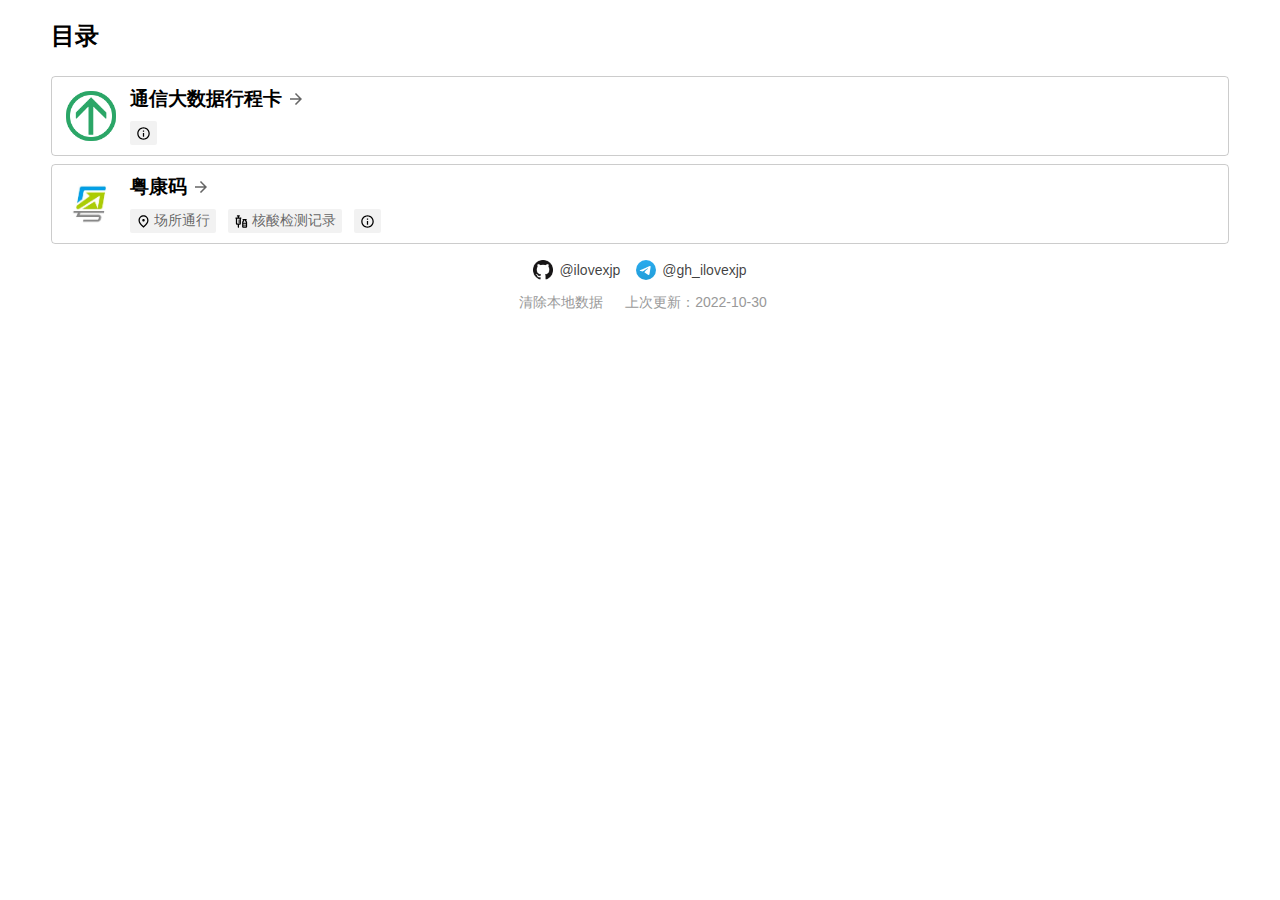
<file: index.html>
<!doctypehtml>
<meta http-equiv="Content-Type" content="text/html; charset=UTF-8">
<meta name="viewport" content="width=device-width,initial-scale=1,maximum-scale=1,user-scalable=0">
<link rel="manifest" href="manifest.json">
<style>
  body {
    font-family: sans-serif;
    margin: 0 4%
  }

  .functions-list {
    display: flex;
    flex-direction: column;
    align-items: stretch
  }

  .item-wrapper {
    border-radius: 4px;
    border: 1px solid rgba(0, 0, 0, .2);
    padding: 8px;
    margin: 4px 0;
    display: flex;
    flex-direction: row;
    justify-content: flex-start;
    align-items: stretch;
    flex-wrap: wrap
  }

  .item-wrapper>img {
    height: 54px;
    width: 54px;
    margin: 4px 12px 4px 4px;
    border-radius: 8px
  }

  .item-wrapper>.item-description {
    display: flex;
    flex-direction: column;
    justify-content: space-around
  }

  .item-title {
    font-size: 19px;
    font-weight: 700
  }

  .item-title-wrapper {
    display: flex;
    flex-direction: row;
    align-items: center
  }

  .item-title-icon {
    height: 18px;
    width: 18px;
    margin-left: 5px;
    opacity: .6
  }

  .item-menu {
    display: flex;
    flex-direction: row;
    align-items: center;
    margin-top: 6px
  }

  .item-menu-item {
    height: 20px;
    font-size: 14px;
    background-color: rgba(0, 0, 0, .05);
    color: rgba(0, 0, 0, .6);
    border-radius: 2px;
    padding: 2px 6px;
    margin-right: 12px;
    display: flex;
    flex-direction: row;
    align-items: center
  }

  .item-menu-item:active:not(.inactive) {
    background-color: rgba(0, 0, 0, .9);
    color: rgba(255, 255, 255, .87)
  }

  .item-menu-item.active {
    background-color: rgba(0, 0, 0, .9);
    color: rgba(255, 255, 255, .87)
  }

  .item-menu-item-icon {
    height: 15px;
    width: 15px
  }

  .item-menu-item:active:not(.inactive) .item-menu-item-icon {
    filter: invert(1)
  }

  .item-menu-item.active .item-menu-item-icon {
    filter: invert(1)
  }

  .item-menu-item-title {
    margin-left: 3px
  }

  .links-list {
    margin: 10px;
    display: flex;
    flex-direction: row;
    justify-content: center;
    align-items: center;
    flex-wrap: wrap;
    color: rgba(0, 0, 0, .75)
  }

  .link-wrapper {
    margin: 2px 8px;
    display: flex;
    flex-direction: row;
    align-items: center;
    font-size: 14px
  }

  .link-wrapper>img {
    width: 20px;
    height: 20px
  }

  .link-wrapper>span {
    margin-left: 6px
  }

  .item-help {
    display: none;
    font-size: 14px;
    width: 100%;
    margin: 8px 4px;
    background-color: rgba(0, 0, 0, .1);
    color: rgba(0, 0, 0, .75);
    border-radius: 8px;
    padding: 8px;
    line-height: 150%
  }

  .links-list-help {
    color: #999
  }
</style>
<script>
  const items = [
  {
    "title":"通信大数据行程卡",
    "icon":"trip-card/static/img_arrow@2x.png",
    "link":"trip-card",
    "help_text":"点击手机号或途经地点可以修改相关信息。",
    "menu":[
      
    ]
  },
  {
    "title":"粤康码",
    "icon":"ykm/static/yss.jpeg",
    "link":"ykm",
    "help_text":"点击姓名、城市、场所地址等可以修改对应信息；<br>点击二维码可以切换 “粤康码” 及 “粤康码场所通行” 页面。",
    "menu":[
      {
        "title":"场所通行",
        "icon":"place",
        "link":"ykm/checkin.html"
      },
      {
        "title":"核酸检测记录",
        "icon":"vaccines",
        "link":"ykm/detail.html"
      }
    ]
  },];
  function onIconFail(t) { t.parentElement.remove() } function render() {
    let e = ""; for (const i of items) {
      let t = ""; if (i.menu) for (const n of i.menu) t += `
        <div class="item-menu-item" data-link="${n.link || ""}">
          <img class="item-menu-item-icon" src="common/icons/${n.icon || "qr_code"}.svg"></img>
          <span class="item-menu-item-title">${n.title}</span>
        </div>
      `; i.help_text && (t += `
      <div class="item-menu-item">
        <img class="item-menu-item-icon" src="common/icons/info.svg"></img>
      </div>
    `), e += `
  <div class="item-wrapper" data-link="${i.link || ""}">
    <img src="${i.icon}" onerror="onIconFail(this);">
    <div class="item-description">
      <div class="item-title-wrapper">
        <span class="item-title">${i.title}</span>
        <img class="item-title-icon" src="common/icons/arrow_forward.svg"></img>
      </div>
      <div class="item-menu">
        ${t}
      </div>
    </div>
    <div class="item-help">
      ${i.help_text}
    </div>
  </div>`} document.querySelector(".functions-list").innerHTML = e; var t = [...document.getElementsByClassName("item-wrapper"), ...document.getElementsByClassName("item-menu-item")]; if (t.length) for (const l of t) { const s = l.attributes["data-link"]; s ? l.addEventListener("click", t => { t.stopPropagation(), window.location.href = s.value }) : l.addEventListener("click", t => { t.stopPropagation(), l.classList.contains("active") ? (l.classList.remove("active"), l.classList.add("inactive"), l.parentElement.parentElement.parentElement.getElementsByClassName("item-help")[0].style.display = "none") : (l.classList.add("active"), l.classList.remove("inactive"), l.parentElement.parentElement.parentElement.getElementsByClassName("item-help")[0].style.display = "block") }) }
  }
</script>
<h2>目录</h2>
<div class="functions-list"></div>
<div class="links-list">
  <div class="link-wrapper" onclick='window.location.href="https://github.com/ilovexjp"'><img
      src="common/github-logo.png"> <span>@ilovexjp</span></div>
  <div class="link-wrapper" onclick='window.location.href="https://t.me/gh_ilovexjp"'><img
      src="common/telegram-logo.svg"> <span>@gh_ilovexjp</span></div>
</div>
<div class="links-list links-list-help">
  <div class="link-wrapper"><span onclick='window.confirm("确定清除本地存储的信息？")&&localStorage.clear()'>清除本地数据</span></div>
  <div class="link-wrapper"><span>上次更新：2022-10-30</span></div>
</div>
<script>render()</script>
</file>
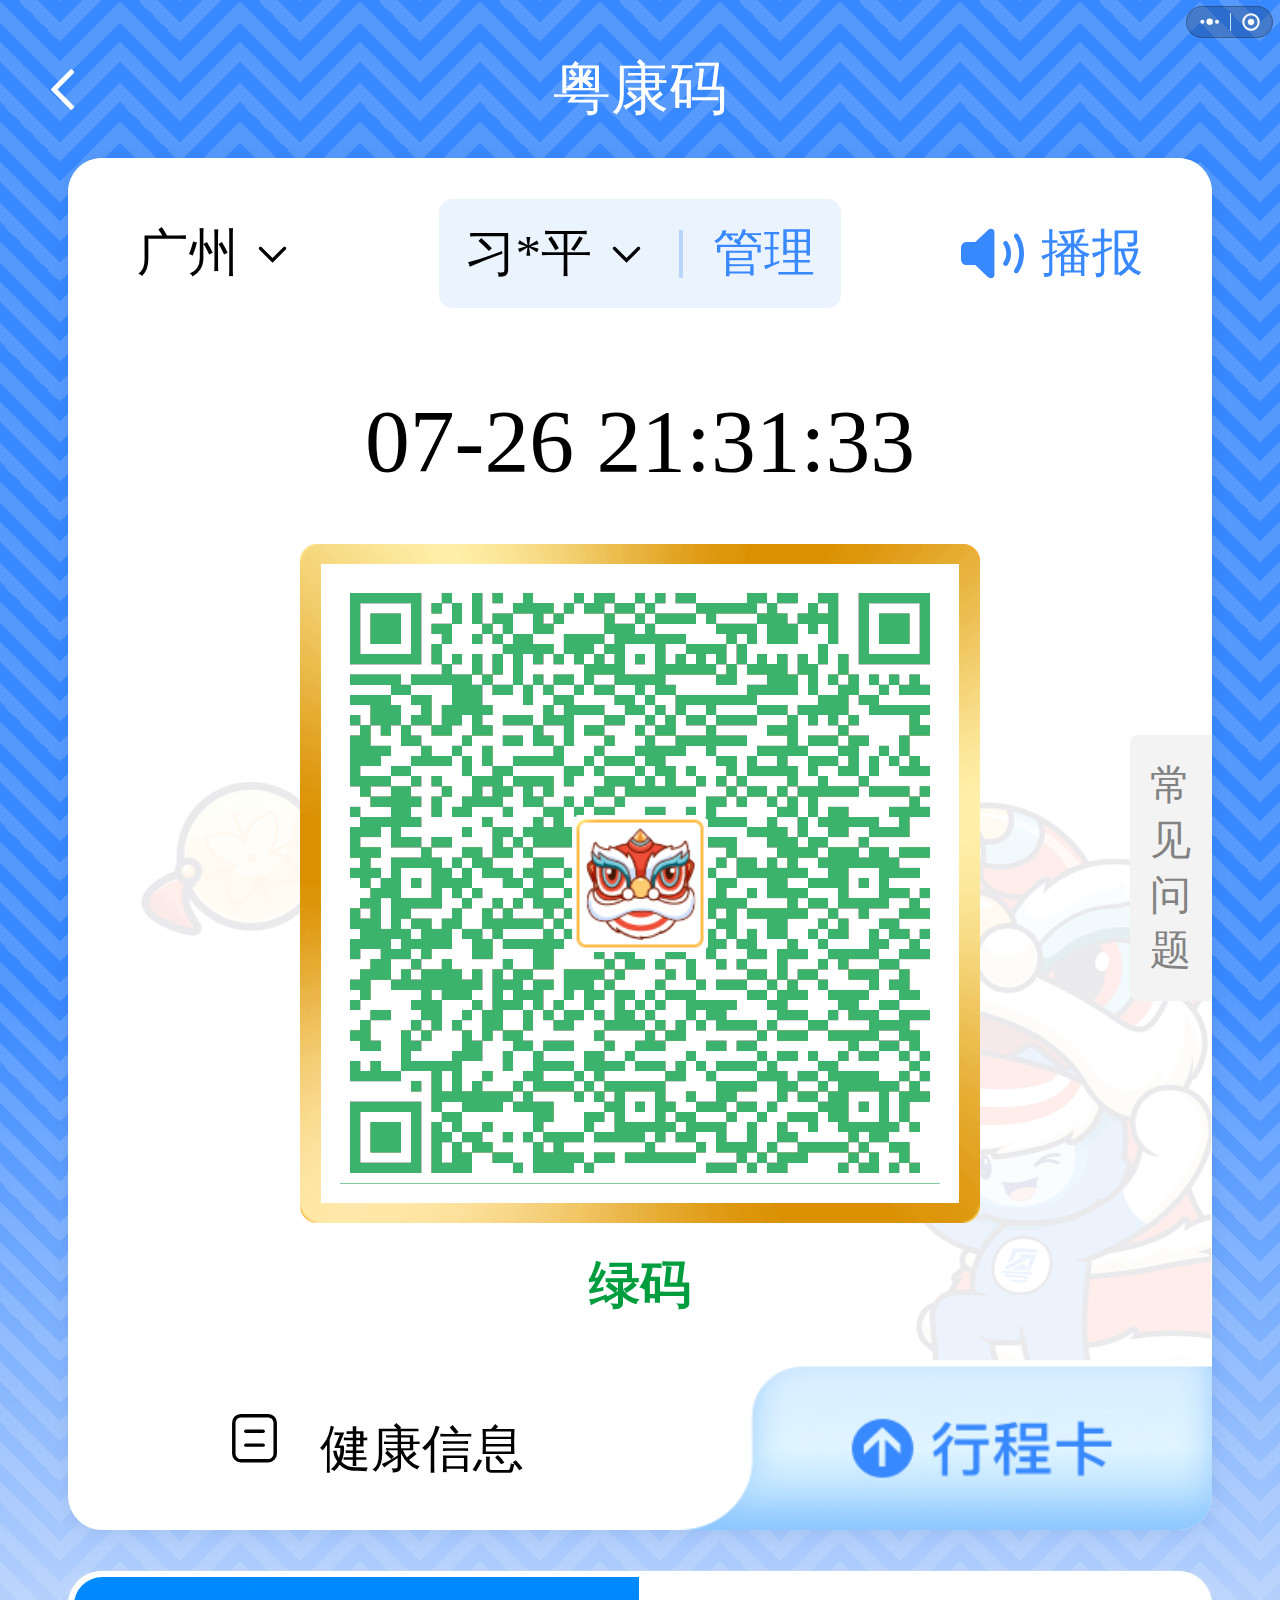
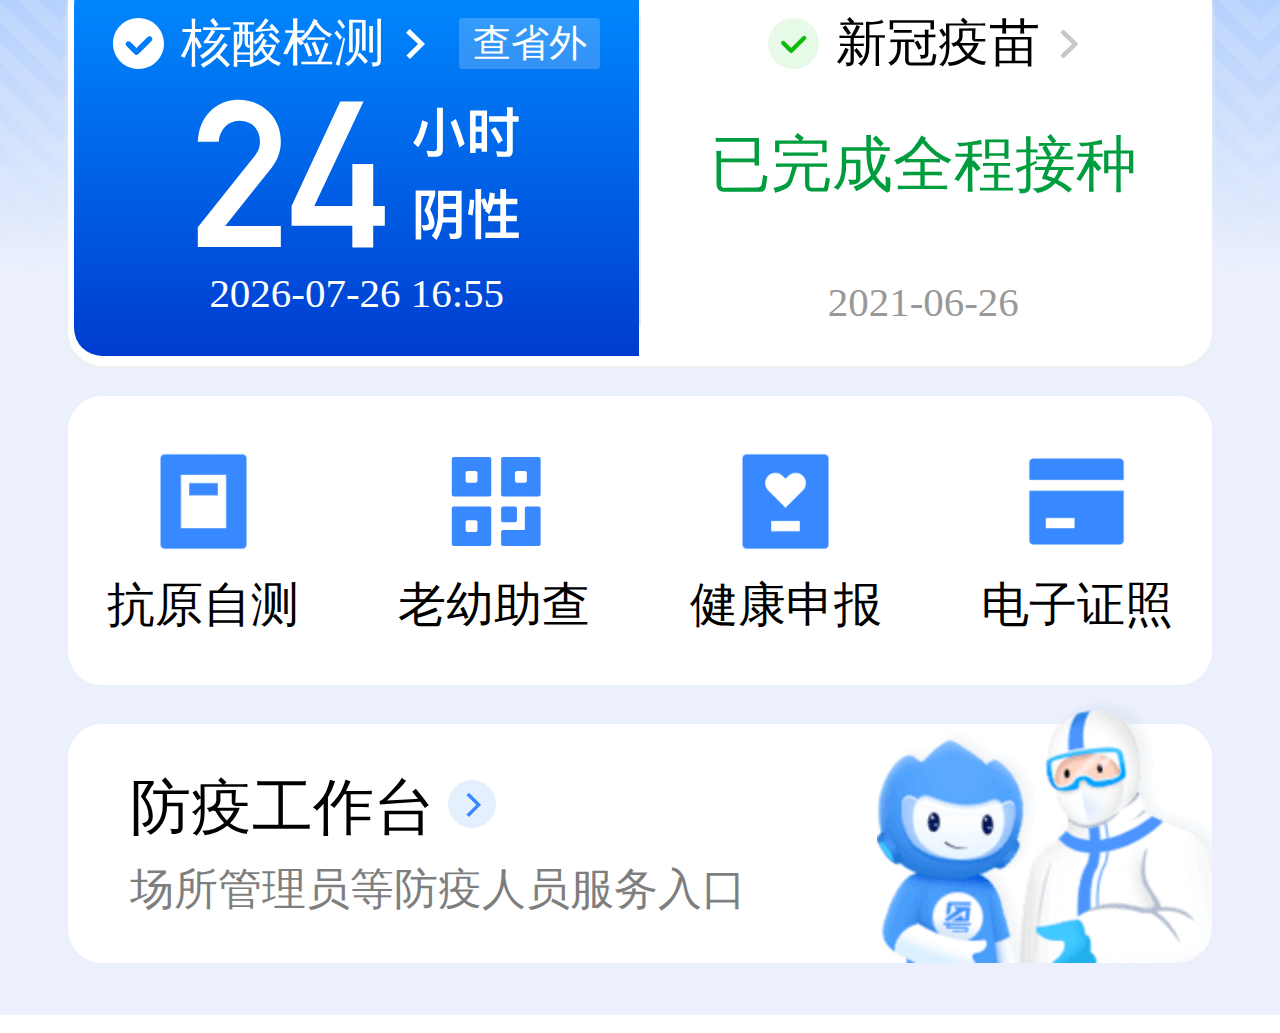
<file: ykm/index.html>
<!doctypehtml>
  <title>粤康码</title>
  <meta http-equiv="Content-Type" content="text/html; charset=UTF-8">
  <meta name="viewport" content="width=device-width,initial-scale=1,maximum-scale=1,user-scalable=0">
  <meta name="theme-color" content="#569afe">
  <meta name="apple-mobile-web-app-status-bar-style" content="black-translucent">
  <link rel="manifest" href="manifest.json">
  <link rel="stylesheet" href="../common/nav.css">
  <script src="../common/base.js"></script>
  <style>
    block,
    view {
      display: block
    }

    body {
      height: 100%;
      margin: 0;
      font-family: sans-serif
    }

    .page_normal-temp {
      background-color: #ebf0fc
    }

    .page_yellow-temp {
      background-color: #fff9f4
    }

    .page_red-temp {
      background-color: #fff5f5
    }

    .top-header {
      background: #4293f4;
      box-sizing: border-box;
      height: 16.933vw;
      padding-top: 5.2vw;
      position: relative;
      text-align: center
    }

    .arrow-left {
      left: 2.667vw;
      position: absolute
    }

    .arrow-left,
    .top-header-title {
      color: #fff;
      font-family: PingFangSC-Medium;
      font-size: 4.933vw;
      letter-spacing: 0;
      margin-top: 2.667vw;
      text-align: center
    }

    .content {
      background: #fff;
      padding: 5.333vw 5.333vw 2.4vw;
      position: relative
    }

    .content.error {
      padding: 5.333vw 5.333vw 0
    }

    .content.red-temp {
      background: #fe3737
    }

    .content.yellow-temp {
      background: #ff8f1f
    }

    .red-temp .select {
      background: #feebeb
    }

    .yellow-temp .select {
      background: #fff3e8
    }

    .yellow-temp .select-operat {
      color: #ff8f1f
    }

    .red-temp .select-operat {
      color: #f0422c
    }

    .content-list {
      background: #fff;
      border-radius: 2.667vw 2.667vw 0 0;
      position: relative
    }

    .content-list_box {
      background-color: #fff;
      border-radius: 2.667vw;
      box-shadow: 0 2px 20px 0 rgba(0, 0, 0, .06);
      margin-bottom: 3.2vw
    }

    .content-list_header {
      box-sizing: border-box;
      display: flex;
      height: 13.333vw;
      margin-bottom: 4.8vw;
      padding: 3.2vw 5.333vw 1.6vw;
      position: relative;
      width: 100%
    }

    .content-list_header .header_faimly {
      justify-content: flex-end;
      min-width: 30%;
      text-align: right;
      width: 30% !important
    }

    .content-list_header .header_faimly,
    .header_name {
      align-items: center;
      color: #000;
      display: flex;
      font-family: PingFangSC-Regular;
      font-size: 4vw;
      letter-spacing: 0
    }

    .header_name {
      background: rgba(56, 136, 255, .1);
      border-radius: 1.067vw;
      height: 8.533vw;
      justify-content: center;
      text-align: center;
      width: 40%
    }

    .header_name.box_yellow-temp {
      background-color: rgba(255, 143, 31, .1)
    }

    .box_yellow-temp .header_name_box:after {
      background-color: rgba(255, 143, 31, .3)
    }

    .header_name.box_red-temp {
      background-color: rgba(254, 55, 55, .1)
    }

    .box_red-temp .header_name_box:after {
      background-color: rgba(254, 55, 55, .3)
    }

    .header_name_box {
      align-items: center;
      display: inline-flex;
      flex: 1;
      justify-content: center;
      padding-right: 2.4vw;
      position: relative
    }

    .header_name_box:after {
      background-color: rgba(66, 147, 244, .3);
      content: "";
      height: 70%;
      position: absolute;
      right: 0;
      top: 50%;
      transform: translateY(-50%);
      width: .267vw
    }

    .header_name_action {
      padding-left: 2.4vw
    }

    .header_faimly_icon {
      height: 4.933vw;
      margin-right: 1.333vw;
      width: 4.933vw
    }

    .header_faimly_icon_gif {
      height: 5.6vw;
      margin-right: 1.333vw;
      width: 5.6vw
    }

    .content-list_time {
      align-items: center;
      display: flex;
      justify-content: center
    }

    .header_city .triangle,
    .header_name .triangle {
      border-color: #000 transparent transparent !important
    }

    .view-select {
      text-align: center
    }

    .select {
      background: #ecf4fd;
      border-radius: 1.067vw;
      display: inline-block;
      margin: 0 auto
    }

    .normal-temp {
      animation: bg-scrolling-reverse 1s infinite;
      animation-timing-function: linear;
      background-color: #569afe;
      background-image: linear-gradient(135deg, #3888ff 33%, transparent 0), linear-gradient(225deg, #3888ff 33%, transparent 0), linear-gradient(45deg, #3888ff 33%, transparent 0), linear-gradient(315deg, #3888ff 33%, #569afe 0);
      background-position: 60px 0, 60px 0, 0 0, 0 0;
      background-repeat: repeat;
      background-size: 120px 120px;
      opacity: 1;
      position: relative
    }

    .normal-temp:before {
      background-image: linear-gradient(135deg, #569afe 25%, transparent 0), linear-gradient(225deg, #569afe 25%, transparent 0), linear-gradient(45deg, #569afe 25%, transparent 0), linear-gradient(315deg, #569afe 25%, transparent 0)
    }

    .normal-temp:after,
    .normal-temp:before {
      animation: bg-scrolling-reverse 1s infinite;
      animation-timing-function: linear;
      background-color: initial;
      background-position: 60px 0, 60px 0, 0 0, 0 0;
      background-repeat: repeat;
      background-size: 120px 120px;
      bottom: 0;
      content: "";
      left: 0;
      opacity: 1;
      position: absolute;
      right: 0;
      top: 0
    }

    .normal-temp:after {
      background-image: linear-gradient(135deg, #3888ff 17%, transparent 0), linear-gradient(225deg, #3888ff 17%, transparent 0), linear-gradient(45deg, #3888ff 17%, transparent 0), linear-gradient(315deg, #3888ff 17%, transparent 0)
    }

    .normal-temp1 {
      animation: bg-scrolling-reverse 1s infinite;
      animation-timing-function: linear;
      background-color: initial;
      background-image: linear-gradient(135deg, #569afe 8%, transparent 0), linear-gradient(225deg, #569afe 8%, transparent 0), linear-gradient(45deg, #569afe 8%, transparent 0), linear-gradient(315deg, #569afe 8%, transparent 0);
      background-position: 60px 0, 60px 0, 0 0, 0 0;
      background-repeat: repeat;
      background-size: 120px 120px;
      bottom: 0;
      left: 0;
      opacity: 1;
      position: absolute;
      right: 0;
      top: 0;
      z-index: 3
    }

    .hotTemp_wrap {
      position: relative;
      z-index: 6
    }

    @-webkit-keyframes bg-scrolling-reverse {
      0% {
        background-position: 60px 0, 60px 0, 0 0, 0 0
      }

      to {
        background-position: 60px -120px, 60px -120px, 0 -120px, 0 -120px
      }
    }

    @keyframes bg-scrolling-reverse {
      0% {
        background-position: 60px 0, 60px 0, 0 0, 0 0
      }

      to {
        background-position: 60px -120px, 60px -120px, 0 -120px, 0 -120px
      }
    }

    .bg_white {
      background-image: linear-gradient(180deg, hsla(0, 0%, 100%, 0), #fff);
      bottom: 0;
      height: 51%;
      left: 0;
      position: absolute;
      right: 0;
      top: 50%;
      z-index: 5
    }

    .bg_white-normal-temp {
      background-image: linear-gradient(180deg, rgba(235, 240, 252, 0), #ebf0fc 86%)
    }

    .bg_white-yellow-temp {
      background-image: linear-gradient(180deg, rgba(255, 249, 244, 0), #fff9f4 86%)
    }

    .bg_white-red-temp {
      background-image: linear-gradient(180deg, hsla(0, 100%, 98%, 0), #fff5f5 86%)
    }

    .select-name,
    .select-picker {
      display: inline-block
    }

    .select-name {
      color: #000;
      font-family: PingFangSC-Regular;
      font-size: 4vw;
      letter-spacing: 0;
      line-height: 5.333vw;
      text-align: center
    }

    .select-line {
      background: #4293f4;
      display: inline-block;
      height: 3.733vw;
      margin: 0 3.2vw;
      opacity: .3;
      position: relative;
      top: .533vw;
      width: .267vw
    }

    .select-operat {
      color: #4293f4;
      display: inline-block;
      font-family: PingFangSC-Regular;
      font-size: 4vw;
      letter-spacing: 0;
      line-height: 5.333vw;
      padding-bottom: 2.133vw;
      padding-right: 3.2vw;
      padding-top: 2.133vw;
      text-align: center
    }

    .img-box {
      overflow: hidden;
      padding-bottom: 0;
      text-align: center
    }

    .img,
    .img-box {
      position: relative
    }

    .img {
      background-color: red;
      border-radius: 1.067vw;
      display: none;
      height: 100%;
      width: 100%;
      z-index: 6
    }

    .img_mask_qrcode {
      height: 40vw;
      left: 50%;
      margin-left: -22.667vw;
      margin-top: 4vw;
      padding: 2.667vw;
      position: absolute;
      top: 3.2vw;
      width: 40vw;
      z-index: 10
    }

    .red-temp .img_border,
    .yellow-temp .img_border {
      margin-top: .533vw
    }

    .img_border {
      align-items: center;
      border-radius: 1.333vw;
      display: flex;
      height: 53.067vw;
      justify-content: center;
      margin: 4vw auto 1.6vw;
      position: relative;
      width: 53.067vw
    }

    .img_border_one {
      background: linear-gradient(to bottom right, #8fcaff, #55b1ff, #8fcaff)
    }

    .img_border_two {
      background: linear-gradient(to bottom right, #ffe58c, #ffb137, #ffe58c)
    }

    .img_background {
      background: #fff;
      border-radius: .8vw;
      height: 45.067vw;
      left: 1.467vw;
      position: absolute;
      top: 1.467vw;
      width: 45.067vw;
      z-index: 1
    }

    .img_mask {
      background: #fff;
      opacity: .98;
      z-index: 11
    }

    .img_err_tip,
    .img_mask {
      bottom: 0;
      height: 48vw;
      left: 0;
      line-height: 6.133vw;
      margin: auto;
      position: absolute;
      right: 0;
      top: 0;
      width: 48vw
    }

    .img_err_tip {
      align-items: center;
      color: #333;
      display: flex;
      flex-direction: column;
      font-size: 4.267vw;
      justify-content: center
    }

    .status {
      text-align: center
    }

    .status .result_label {
      font-size: 4.533vw;
      font-weight: 400;
      justify-content: center;
      line-height: 6.4vw;
      padding: 1.067vw 2.533vw 1.067vw 2.4vw
    }

    .status .result_label .result_arrow {
      height: 3.333vw;
      margin-left: 1.6vw;
      width: 3.333vw
    }

    .result_label_hs {
      display: inline-block;
      margin-right: 1.6vw;
      position: relative;
      top: -.267vw
    }

    .status-img {
      display: inline-block;
      height: 8.533vw;
      width: auto
    }

    .status-img image {
      height: 100%;
      width: 100%
    }

    .status-desc {
      color: #999;
      font-family: PingFangSC-Regular;
      font-size: 3.733vw;
      letter-spacing: 0;
      line-height: 5.333vw;
      text-align: center
    }

    .desc-box {
      font-size: 4.267vw;
      line-height: 5.867vw
    }

    .desc-box,
    .desc-box-2 {
      color: #666;
      font-family: PingFangSC-Regular;
      text-align: center
    }

    .desc-box-2 {
      font-size: 3.733vw;
      line-height: 5.333vw;
      margin-bottom: 4vw;
      padding-top: 2.667vw
    }

    .title {
      align-items: center;
      color: #000;
      display: flex;
      font-family: PingFangSC-Medium;
      font-size: 6.4vw;
      font-weight: 600;
      justify-content: space-between;
      line-height: 8.8vw;
      padding-left: 5.333vw;
      padding-right: 5.333vw;
      padding-top: 5.333vw
    }

    .title_img {
      height: 6.667vw;
      width: 32vw
    }

    .use-address {
      padding: 8.533vw 5.333vw 14.667vw
    }

    .use-address-title {
      text-align: center
    }

    .address-title-desc {
      display: inline-block
    }

    .address-title-desc image {
      height: 100%;
      width: 100%
    }

    .view-line {
      font-size: 0
    }

    .address-list {
      border: 1px solid #ebebeb;
      border-bottom: none;
      border-radius: 1.067vw;
      margin-top: 5.333vw
    }

    .address-list-item {
      display: flex;
      padding: 5.333vw
    }

    .item-left {
      width: 13.333vw
    }

    .item-left image {
      height: 13.333vw;
      width: 13.333vw
    }

    .item-right {
      flex: 1;
      padding-left: 4.267vw
    }

    .address-list-item {
      background: #fff;
      border-bottom: 1px solid #ebebeb;
      margin-bottom: 4vw
    }

    .address-list-item:last-child {
      margin-bottom: 0
    }

    .item-right-title {
      color: #000;
      font-family: PingFangSC-Medium;
      font-size: 4.8vw;
      line-height: 6.4vw
    }

    .item-right-content {
      color: #666;
      font-family: PingFangSC-Regular;
      font-size: 4vw;
      line-height: 5.6vw
    }

    .item-right-to {
      color: #4293f4;
      font-family: PingFangSC-Regular;
      font-size: 3.733vw
    }

    .ykm-entry-cell {
      align-items: center;
      background: #fff;
      color: #4293f4;
      display: flex;
      font-size: 4.8vw;
      justify-content: space-between;
      line-height: 15.733vw;
      padding: 0 5.333vw
    }

    .special-view {
      background: #f2f7fd;
      border-radius: 1.067vw;
      margin: 5.333vw;
      padding: .267vw
    }

    .desc-cell {
      border-radius: .8vw .8vw 0 0;
      color: #6486a0;
      font-size: 3.733vw;
      line-height: 5.333vw;
      margin: 4vw 0 4vw 9.333vw;
      position: relative
    }

    .desc-cell:before {
      background: #4f6f8b;
      content: "";
      height: 2.267vw;
      left: -3.333vw;
      position: absolute;
      top: 1.6vw;
      transform: rotate(45deg);
      width: 2.267vw
    }

    .desc-cell+.desc-cell {
      margin-top: 4vw
    }

    .flex-wrap {
      display: flex
    }

    .flex-box {
      color: #000;
      flex: 1;
      font-size: 3.733vw;
      text-align: center
    }

    .flex-box_desc,
    .list-icon {
      margin-top: 1.333vw
    }

    .list-icon {
      height: 5.067vw;
      margin-right: 2.667vw;
      width: 5.067vw
    }

    .err_tips {
      color: #999;
      margin-top: 2.667vw;
      text-align: center
    }

    .err_tips,
    .err_tips view {
      font-family: PingFangSC-Regular;
      font-size: 3.733vw;
      line-height: 5.067vw
    }

    .err_tips view {
      color: #4293f4;
      display: inline;
      margin-left: 2.667vw
    }

    .shadow {
      background: rgba(0, 0, 0, .6);
      position: fixed;
      right: 0;
      top: 0
    }

    .shadow,
    .shadow__main {
      bottom: 0;
      left: 0;
      z-index: 20000
    }

    .shadow__main {
      background: #fff;
      box-sizing: border-box;
      padding: 4.8vw 0 0 5.333vw;
      position: absolute;
      width: 100%
    }

    .shadow__main-title {
      color: #000;
      font-size: 6.4vw;
      font-weight: 700;
      height: 9.067vw;
      letter-spacing: 0;
      line-height: 9.067vw;
      margin-bottom: 4vw
    }

    .shadow__main-city {
      overflow: hidden
    }

    .shadow__main-city-item {
      border: 1px solid #ebebeb;
      border-radius: 1.067vw;
      box-sizing: border-box;
      color: #000;
      float: left;
      font-size: 4vw;
      height: 10.667vw;
      letter-spacing: 0;
      line-height: 10.667vw;
      margin-bottom: 5.333vw;
      margin-right: 2.267vw;
      text-align: center;
      width: 28.267vw
    }

    .shadow__main-city-item.active {
      border: .267vw solid #4293f4
    }

    .prevent__scroll {
      height: 100%;
      overflow: hidden;
      width: 100%
    }

    .shadow-share {
      background-color: rgba(0, 0, 0, .7);
      border-radius: 1.333vw;
      display: flex;
      height: 9.333vw;
      padding-left: 4vw;
      position: fixed;
      right: 8vw;
      top: 2vw;
      z-index: 999
    }

    .shadow-share:after {
      border: 6px solid transparent;
      border-bottom-color: rgba(0, 0, 0, .7);
      content: "";
      height: 0;
      position: absolute;
      right: 9.333vw;
      top: -12px;
      width: 0
    }

    .shadow-share--android:after {
      right: 13.067vw
    }

    .shadow-share__info {
      color: #fff;
      font-size: 3.467vw;
      line-height: 9.333vw;
      padding-right: 2.667vw;
      position: relative
    }

    .shadow-share__info:after {
      background-color: #fff;
      content: "";
      height: 5.333vw;
      position: absolute;
      right: 0;
      top: 2vw;
      transform: scaleX(.5);
      width: 1px
    }

    .shadow-share__close {
      height: 9.333vw;
      position: relative;
      width: 8vw
    }

    .shadow-share__close:before {
      transform: rotate(45deg)
    }

    .shadow-share__close:after,
    .shadow-share__close:before {
      background-color: #fff;
      content: "";
      height: 4vw;
      left: 4vw;
      position: absolute;
      top: 2.667vw;
      width: 1px
    }

    .shadow-share__close:after {
      transform: rotate(-45deg)
    }

    .result_box {
      display: flex;
      justify-content: center;
      margin: 0 5.333vw;
      position: relative
    }

    .result_label {
      border-radius: .533vw;
      display: inline-block;
      margin: 0 auto;
      padding: 2.133vw 3.2vw
    }

    .red-temp .result_label {
      background: rgba(240, 66, 44, .1);
      border: .267vw solid #fe3737;
      color: #fe3737
    }

    .yellow-temp .result_label {
      background: rgba(255, 143, 31, .1);
      border: .267vw solid #ff8f1f;
      color: #ff8f1f
    }

    .result_arrow {
      height: 2.667vw;
      margin-left: 2.667vw;
      width: 2.667vw
    }

    .canvas-main {
      align-items: center;
      display: flex;
      flex-direction: column;
      justify-content: center;
      opacity: 0;
      transition: all .6s ease
    }

    #XUESHENGMA {
      left: -2000px;
      opacity: 0;
      position: fixed;
      top: -2000px;
      z-index: 1
    }

    .canvas-img {
      border: 2px solid #000
    }

    .options {
      align-items: center;
      background: #f3f3f3;
      border-radius: 8px 0 0 8px;
      bottom: 0;
      box-sizing: border-box;
      color: #828282;
      display: flex;
      font-size: 3.2vw;
      height: 20.8vw;
      justify-content: center;
      margin-bottom: auto;
      margin-top: auto;
      padding: 0 .8vw;
      position: absolute;
      right: 0;
      top: 0;
      width: 6.4vw
    }

    .err_honglvma_action,
    .err_qrcode {
      color: #4293f4;
      font-size: 4.533vw;
      letter-spacing: 0;
      line-height: 6.4vw;
      padding-bottom: 4vw;
      text-align: center
    }

    .err_honglvma_box {
      display: flex;
      flex-direction: column;
      justify-content: center;
      margin-bottom: 4vw;
      text-align: center
    }

    .err_honglvma_title {
      color: #999;
      font-family: PingFangSC-Regular;
      font-size: 4.533vw;
      letter-spacing: 0;
      text-align: center
    }

    .no_certified {
      align-items: center;
      display: flex;
      justify-content: center;
      margin-bottom: 2.667vw;
      margin-top: 2.667vw
    }

    .no_certified_text {
      color: #f0422c;
      font-size: 4vw;
      margin-right: 1.333vw
    }

    .no_certified_action {
      color: #4293f4;
      font-size: 4vw;
      margin-right: .267vw
    }

    .sub-list {
      background: #fff;
      border-radius: 8px;
      box-shadow: 0 2px 20px 0 rgba(0, 0, 0, .06);
      color: #000
    }

    .normal-temp .sub-list,
    .red-temp .sub-list,
    .yellow-temp .sub-list {
      background: hsla(0, 0%, 100%, .1);
      color: #fff
    }

    .tgpz {
      background: rgba(9, 187, 7, .1);
      border-radius: .933vw;
      color: #09bb07;
      font-family: PingFangSC-Regular;
      font-size: 3.733vw;
      letter-spacing: 0;
      line-height: 5.333vw;
      padding: .133vw 1.333vw;
      text-align: center
    }

    .normal-temp .tgpz,
    .red-temp .tgpz,
    .yellow-temp .tgpz {
      background: rgba(0, 0, 0, .2);
      color: #fff
    }

    .ykmxx-line {
      box-shadow: inset 0 -.267vw 0 0 #ebebeb;
      height: .133vw;
      width: 100%
    }

    .sub-cl {
      align-items: center;
      display: flex;
      justify-content: center;
      margin-left: 5.333vw;
      margin-right: 5.333vw;
      padding-bottom: 4.8vw;
      padding-top: 4.8vw;
      position: relative
    }

    .normal-temp .sub-cl,
    .red-temp .sub-cl,
    .sub-cl {
      box-shadow: inset 0 -.133vw 0 0 hsla(0, 0%, 100%, .12)
    }

    .normal-temp .sub-cl {
      color: #fff
    }

    .sub-cl:last-child {
      box-shadow: inset 0 0 0 0 hsla(0, 0%, 100%, .12)
    }

    .sub-cl_content {
      flex: 1;
      font-size: 4.8vw;
      line-height: 6.4vw
    }

    .sub-cl_content,
    .time-box {
      align-items: center;
      display: flex
    }

    .time-box {
      justify-content: center;
      margin-bottom: 5.333vw
    }

    .red-temp .city,
    .yellow-temp .city {
      color: #fff
    }

    .red-temp .triangle,
    .yellow-temp .triangle {
      border-color: #fff transparent transparent
    }

    .normal-temp .city {
      color: #fff
    }

    .normal-temp .triangle {
      border-color: #fff transparent transparent
    }

    .city {
      align-items: center;
      color: #000;
      display: flex;
      font-family: PingFangSC-Medium;
      font-size: 5.6vw;
      letter-spacing: 0;
      line-height: 6.4vw;
      width: 20%
    }

    .triangle {
      border-color: #000 transparent transparent;
      border-style: solid;
      border-width: 1.333vw 1.2vw 0;
      height: 0;
      margin-left: 1.6vw;
      width: 0
    }

    .contented .timer_preview {
      color: #000;
      font-family: PingFangSC-Semibold;
      /* font-size: 8vw; */
      /* 原本的尺寸在9se上太大了*/
      font-size: 7vw;
      font-weight: 500;
      letter-spacing: 0;
      line-height: 8vw;
      text-align: center;
      vertical-align: middle;
      width: 60vw
    }

    @keyframes fade {
      0% {
        opacity: .1
      }

      to {
        opacity: 1
      }
    }

    @-webkit-keyframes fade {
      0% {
        opacity: 1
      }

      to {
        opacity: 0
      }
    }

    .dropdown__icon {
      border: 1.733vw solid transparent;
      border-top-color: #000;
      margin-left: 1.333vw;
      margin-top: 1.333vw
    }

    .picker-padding {
      padding-bottom: 2.133vw;
      padding-left: 3.2vw;
      padding-top: 2.133vw
    }

    .picker-tips {
      background-repeat: no-repeat;
      height: 9.467vw;
      position: absolute;
      top: -6.667vw;
      width: 48vw;
      z-index: 10000
    }

    .hesuan-tips_warp,
    .image-tips,
    .image-tips_warp {
      height: 100%;
      position: relative;
      width: 100%
    }

    .tips-close {
      height: 5.333vw;
      position: absolute;
      right: 2.213vw;
      top: 1.68vw;
      width: 5.333vw
    }

    .close-image,
    .user-phone_button {
      height: 100%;
      width: 100%
    }

    .user-phone_button {
      background-color: initial;
      border: 0;
      left: 0;
      opacity: 0;
      padding: 0;
      position: absolute;
      top: 0
    }

    .user_tongguan {
      position: relative
    }

    .tips {
      color: #fff;
      font-family: PingFangSC-Regular, PingFang SC;
      font-size: 4vw;
      font-weight: 400;
      height: 5.333vw;
      line-height: 5.333vw;
      padding: 4.8vw 0;
      text-align: center;
      width: 100%
    }

    .tips--black {
      color: #666
    }

    .result_box .result_label {
      font-size: 4vw;
      font-weight: 400;
      line-height: 6.4vw;
      padding: 1.067vw 2.533vw 1.067vw 2.4vw
    }

    .result_box .result_label .result_arrow {
      height: 3.333vw;
      margin-left: .533vw;
      width: 3.333vw
    }

    .result_label_green {
      background: rgba(56, 176, 107, .1);
      border: .267vw solid #00b462;
      border-radius: .533vw;
      color: #00b462
    }

    .sub-block {
      border-radius: 2.667vw;
      box-shadow: 0 2px 5px #eee
    }

    .entry,
    .sub-block {
      display: flex;
      height: 30.8vw;
      justify-content: space-between;
      margin: 0 auto;
      width: 89.333vw
    }

    .entry {
      background-color: #fff;
      border-radius: 2.667vw;
      box-sizing: border-box;
      height: 22.533vw;
      padding-bottom: 3.2vw;
      padding-top: 1.333vw;
      position: relative;
      z-index: 40
    }

    .entry-item {
      align-items: center;
      border-radius: 1.067vw;
      display: flex;
      filter: blur(10);
      flex-direction: column;
      justify-content: center;
      position: relative;
      width: 21.067vw
    }

    .entry-item_label {
      height: 4vw;
      left: 0;
      margin-left: auto;
      margin-right: auto;
      position: absolute;
      right: 0;
      top: 0;
      width: 13.867vw
    }

    .entry-item_icon {
      height: 9.6vw;
      margin-bottom: .8vw;
      margin-top: 1.6vw;
      width: 9.6vw
    }

    .entry-item_name {
      color: #000;
      font-family: PingFangSC-Regular;
      font-size: 3.733vw;
      font-weight: 400;
      letter-spacing: 0;
      text-align: center
    }

    .jiechu-tips {
      height: 9.467vw;
      left: 45%;
      margin-left: auto;
      margin-right: auto;
      position: absolute;
      right: 0;
      top: 9.333vw;
      width: 48vw;
      z-index: 10
    }

    .jiechu-tips .image-tips,
    .jiechu-tips_warp {
      height: 100%;
      width: 100%
    }

    .jiechu-tips .tips-close {
      height: 5.333vw;
      position: absolute;
      right: 2.4vw;
      text-align: center;
      top: 2.667vw;
      width: 5.333vw
    }

    .hesuan-tips {
      height: 10.933vw;
      left: 2.667vw;
      position: absolute;
      top: -8.667vw;
      width: 62.8vw;
      z-index: 10
    }

    .hesuan-tips .image-tips {
      height: 100%;
      width: 100%
    }

    .hesuan-tips .tips-close {
      text-align: center
    }

    .block-item {
      border: .533vw solid #fff;
      border-radius: 1.067vw 0 0 1.067vw;
      height: 29.6vw;
      width: 44.667vw
    }

    .block-item,
    .sub-block {
      background-color: #fff
    }

    .sub-block_line {
      background: #ebebeb;
      height: 24.267vw;
      position: relative;
      top: 3.467vw;
      width: .133vw
    }

    .block-item:first-child {
      border-radius: 2.667vw 0 0 2.667vw;
      border-right: 0
    }

    .block-item:nth-child(3) {
      border-left: 0;
      border-radius: 0 2.667vw 2.667vw 0
    }

    .hesuan_block {
      background-image: linear-gradient(180deg, #00b93e, #007d00)
    }

    .hesuan_lv {
      background-image: linear-gradient(180deg, #a079eb, #6f3cd0)
    }

    .hesuan_blue {
      background-image: linear-gradient(180deg, #008bff, #003cd0)
    }

    .hesuan_orgereen {
      background-image: linear-gradient(180deg, #15b6b9, #006e70)
    }

    .block-item_icon {
      height: 4vw;
      padding-right: 1.333vw;
      width: 4vw
    }

    .block-item_title {
      align-items: center;
      color: #000;
      display: flex;
      font-family: PingFangSC-Regular;
      font-size: 4vw;
      font-weight: 400;
      height: 5.6vw;
      justify-content: center;
      padding-top: 2.4vw
    }

    .hesuan_block .block-item_desc,
    .hesuan_block .block-item_tips,
    .hesuan_block .block-item_title,
    .hesuan_orgereen .block-item_desc,
    .hesuan_orgereen .block-item_tips,
    .hesuan_orgereen .block-item_title {
      color: #fff;
      margin-bottom: .8vw
    }

    .block-item_arrow {
      height: 2.4vw;
      padding-left: 1.6vw;
      width: 1.467vw
    }

    .hesuan-warp .block-item_desc {
      font-family: PingFangSC-Medium;
      font-size: 6.4vw;
      height: auto;
      line-height: 7.467vw;
      padding-top: 3.733vw
    }

    .block-item_desc,
    .hesuan-warp .block-item_tips {
      padding-top: 3.867vw
    }

    .block-item_desc {
      color: #999;
      font-family: PingFangSC-Medium;
      font-size: 4.8vw;
      height: 5.6vw;
      line-height: 5.6vw;
      text-align: center
    }

    .block-item_desc img {
      display: block;
      height: 12.8vw;
      margin: .8vw auto .533vw;
      width: 25.333vw
    }

    .desc--red {
      color: #fe3737;
      font-weight: 400
    }

    .desc--green {
      color: #009d3e;
      font-weight: 400
    }

    .desc--black {
      color: #000;
      font-weight: 400
    }

    .desc--small {
      font-size: 4.8vw
    }

    .block-item_tips {
      color: #999;
      filter: blur(10);
      font-family: PingFangSC-Regular;
      font-size: 3.2vw;
      height: 4.533vw;
      letter-spacing: 0;
      line-height: 4.533vw;
      padding-top: 5.6vw;
      text-align: center
    }

    .block-item_loading {
      display: block;
      height: 20vw;
      margin: 0 auto;
      width: 20vw
    }

    .cell {
      align-items: center;
      border-bottom: 1px solid #ebebeb;
      box-sizing: border-box;
      display: flex;
      height: 14.4vw;
      justify-content: space-between;
      margin-left: 5.333vw;
      margin-right: 5.333vw
    }

    .cell:last-of-type {
      border-bottom: none
    }

    .cell-content {
      align-items: center;
      display: flex;
      font-size: 4vw;
      height: 14.4vw;
      line-height: 5.333vw
    }

    .cell-icon {
      height: 6.4vw;
      padding-right: 2.4vw;
      width: 6.4vw
    }

    .cell-arrow {
      height: 3.467vw;
      width: 2.133vw
    }

    .no_pt {
      height: auto;
      padding-top: 0
    }

    .colored-person-action-list {
      align-items: center;
      color: #4292f3;
      display: flex;
      font-size: 3.733vw;
      justify-content: center
    }

    .colored-person-action-list_icon {
      height: 4.8vw;
      vertical-align: text-bottom;
      width: 4.8vw
    }

    .colored-person-action-list_divider {
      background: #d8d8d8;
      height: 3.2vw;
      margin: 0 5.333vw;
      width: 1px
    }

    .showVaccinesGuide {
      background-color: rgba(0, 0, 0, .8);
      left: 0;
      position: fixed;
      text-align: center;
      top: 0;
      z-index: 12000
    }

    .showVaccinesGuide_title {
      color: #fff;
      font-family: PingFangSC-Medium;
      font-size: 6.4vw;
      margin-bottom: 2.133vw;
      padding-top: 26.667vw;
      text-align: center
    }

    .showVaccinesGuide_desc {
      font-size: 4.8vw
    }

    .showVaccinesGuide_desc,
    .showVaccinesGuide_desc_bottom {
      color: #fff;
      font-family: PingFangSC-Regular;
      text-align: center
    }

    .showVaccinesGuide_desc_bottom {
      font-size: 3.467vw;
      margin: 5.333vw 5.333vw 0;
      opacity: .7
    }

    .showVaccinesGuide_oneImg {
      display: block;
      height: 50.667vw;
      margin: 15.467vw auto 22.533vw;
      width: 54vw
    }

    .showVaccinesGuide_twoImg {
      display: block;
      height: 67.333vw;
      margin: 7.2vw auto 14.133vw;
      width: 62vw
    }

    .showVaccinesGuide_btn {
      border: 2px solid #fff;
      border-radius: 1.067vw;
      color: #fff;
      display: inline-block;
      font-family: PingFangSC-Medium;
      font-size: 4.8vw;
      height: 10.133vw;
      line-height: 10.133vw;
      margin: 0 auto;
      padding: 0 8vw;
      text-align: center;
      width: 37.067vw
    }

    .showVaccinesGuide_oneImgicon,
    .showVaccinesGuide_twoImgicon {
      bottom: 0;
      height: 10.667vw;
      left: 0;
      margin: auto;
      position: absolute;
      right: 0;
      top: 0;
      width: 10.667vw;
      z-index: 20
    }

    .golden-border {
      height: 100%;
      left: 0;
      position: absolute;
      top: 0;
      width: 100%;
      z-index: 1
    }

    .showVaccinesGuide_close {
      height: 5.333vw;
      position: absolute;
      right: 3.333vw;
      top: 3.333vw;
      width: 5.333vw
    }

    .shadow__activity {
      height: 17.333vw;
      position: fixed;
      right: 1.6vw;
      transition: right .5s;
      width: 47.467vw;
      z-index: 80
    }

    @-webkit-keyframes tcdh {
      0% {
        right: -9.333vw
      }

      to {
        right: 0
      }
    }

    @keyframes tcdh {
      0% {
        right: -9.333vw
      }

      to {
        right: 0
      }
    }

    .shadow__activity--hide {
      right: -10.667vw
    }

    .shadow__activity__img {
      bottom: 0;
      height: 17.333vw;
      position: absolute;
      right: 4.533vw;
      width: 16vw
    }

    .shadow__activity__font {
      border-radius: 2.667vw 8.8vw 8.8vw 2.667vw;
      bottom: 0;
      box-shadow: 0 .533vw .533vw 0 rgba(0, 0, 0, .13);
      box-sizing: border-box;
      color: #fff;
      height: 14.933vw;
      left: 0;
      padding: 1.6vw 20.667vw 1.6vw 2.4vw;
      position: absolute;
      transition: left .5s;
      width: 47.467vw
    }

    .shadow__activity__font__close {
      height: 4vw;
      position: absolute;
      right: .667vw;
      top: 5.467vw;
      width: 4vw
    }

    .shadow__activity__font__img {
      height: 100%;
      left: 0;
      position: absolute;
      top: 0;
      width: 100%
    }

    .shadow__activity__font__info {
      -webkit-box-orient: vertical;
      -webkit-line-clamp: 2;
      color: #fff;
      display: inline-block;
      display: -webkit-box;
      font-size: 2.933vw;
      line-height: 3.733vw;
      overflow: hidden;
      position: relative
    }

    .shadow__activity__font__jt {
      height: 3.467vw;
      margin-top: .8vw;
      position: relative;
      width: 9.867vw
    }

    .yq-jt {
      height: 3.333vw;
      left: -.267vw;
      position: relative;
      top: .533vw;
      width: 3.333vw;
      z-index: 10
    }

    .shadow__activity__font--hide {
      left: 26.667vw
    }

    .shadow__activity__close {
      bottom: 0;
      height: 17.333vw;
      position: absolute;
      right: 0;
      width: 12.533vw
    }

    .nav {
      align-items: center;
      color: #fff;
      display: flex;
      font-size: 4.533vw;
      justify-content: center;
      position: relative
    }

    .nav_close {
      height: 16vw;
      left: -1.333vw;
      position: absolute;
      width: 16vw
    }

    .content-list_nav {
      font-size: 5.867vw;
      font-weight: 700;
      height: 14.667vw;
      line-height: 14.667vw;
      position: relative;
      width: 100%
    }

    .yellow-temp .content-list_nav {
      background: linear-gradient(180deg, #fff8f1, #ffefde);
      color: #ca925b;
      text-align: center
    }

    .red-temp .content-list_nav {
      background: linear-gradient(180deg, #fff1f1, #ffdede);
      color: #b55f5f;
      text-align: center
    }

    .content-list_nav_img {
      height: 16vw;
      position: absolute;
      top: -1.6vw;
      width: 100%;
      z-index: 1
    }

    .cell-list {
      border-radius: 0 0 2.667vw 2.667vw;
      display: flex;
      overflow: hidden
    }

    .cell-list-icon {
      height: 5.333vw;
      position: relative;
      width: 5.333vw
    }

    .cell-list-item {
      flex: 1;
      font-size: 4vw;
      height: 6.667vw;
      line-height: 6.667vw;
      margin: 3.333vw 0;
      text-align: center
    }

    .cell-list-item_img,
    .xckcard {
      height: 13.333vw
    }

    .xckcard {
      font-size: 0;
      width: 41.867vw
    }

    .cell-list-font {
      display: inline;
      margin-left: 1.333vw;
      position: relative;
      top: -5px
    }

    .cell-list-item:nth-child(2) {
      border-left: .133vw solid #ebebeb;
      border-right: .133vw solid #ebebeb
    }

    .green-result_label {
      border-radius: .533vw;
      color: #009d3e;
      font-size: 4vw;
      font-weight: 400;
      font-weight: 700;
      line-height: 6.4vw;
      margin-bottom: 2.667vw;
      position: relative;
      text-align: center;
      width: 43.333vw
    }

    .arrow {
      height: 4vw;
      margin-left: .667vw;
      position: relative;
      width: 4vw
    }

    .arrow_img {
      height: 100%;
      width: 100%
    }

    .header_city {
      color: #000;
      font-family: PingFangSC-Regular;
      font-size: 4vw;
      justify-content: flex-start;
      letter-spacing: 0;
      text-align: center;
      width: 30%
    }

    .header_city,
    .header_text {
      align-items: center;
      display: flex
    }

    .header_text {
      color: #4293f4;
      justify-content: flex-end;
      min-width: 20vw;
      padding-left: .8vw;
      vertical-align: bottom
    }

    .content-list_header_shadow {
      background-image: linear-gradient(180deg, rgba(0, 0, 0, .03), hsla(0, 0%, 100%, 0));
      bottom: -10px;
      height: 2.667vw;
      position: absolute;
      width: 100%
    }

    .flex_center {
      align-items: center;
      display: flex;
      justify-content: space-between
    }

    .color_yellow-temp {
      color: #ff8f1f
    }

    .color_red-temp {
      color: #fe3737
    }

    .color_normal-temp {
      color: #3888ff
    }

    .gg {
      margin-bottom: 3.333vw;
      width: 100%
    }

    .gg,
    .gg_wrap_img {
      height: 26.667vw;
      position: relative
    }

    .gg_wrap_img {
      border-radius: 2.667vw;
      margin-left: 5.333vw;
      width: 89.333vw;
      z-index: 5
    }

    .gg_close_img {
      height: 2.133vw;
      left: -.667vw;
      padding: 2.667vw;
      position: absolute;
      top: -3.333vw;
      width: 2.133vw;
      z-index: 20
    }

    .fygztbutton {
      background-color: #fff;
      border-radius: 2.667vw;
      margin: 3.067vw 5.333vw 2.667vw;
      padding: 3.2vw 4.8vw;
      position: relative
    }

    .fy_action_title {
      color: #000;
      font-family: PingFangSC-Medium;
      font-size: 4.8vw;
      font-weight: 500;
      letter-spacing: 0;
      line-height: 6.667vw;
      margin-bottom: .533vw
    }

    .fy_action_icon {
      height: 3.733vw;
      margin-left: 1.067vw;
      width: 3.733vw
    }

    .fy_action_desc {
      color: #000;
      font-family: PingFangSC-Regular;
      font-size: 3.467vw;
      font-weight: 400;
      letter-spacing: 0;
      line-height: 5.067vw;
      opacity: .5
    }

    .fy_acyion_img {
      bottom: 0;
      height: 20.4vw;
      position: absolute;
      right: 0;
      width: 26.133vw
    }

    .taro__modal {
      z-index: 9999999999
    }

    .taro-modal__foot {
      border-top: .133vw solid #e7e7e7
    }

    .normalTag {
      background: hsla(0, 0%, 100%, .2);
      color: #fff
    }

    .colorTag,
    .normalTag {
      border-radius: .267vw;
      font-family: PingFangSC-Regular;
      font-size: 2.933vw;
      font-weight: 400;
      line-height: 4vw;
      margin-left: 2.667vw;
      padding: 0 1.067vw
    }

    .colorTag {
      background: rgba(66, 147, 244, .2);
      color: #3888ff
    }
  </style>

  <body style="margin-top:-18px">
    <div class="capsule dark" onclick="window.navigateHome()"><svg class="capsule-menu-icon" viewBox="0 0 64 28"
        xmlns="http://www.w3.org/2000/svg">
        <circle cx="32" cy="14" r="9.5" />
        <circle cx="54" cy="14" r="6" />
        <circle cx="10" cy="14" r="6" />
      </svg>
      <div class="splitter"></div><svg class="capsule-exit-icon" viewBox="0 0 60 60" xmlns="http://www.w3.org/2000/svg">
        <circle cx="30" cy="30" r="9" />
        <circle cx="30" cy="30" r="23" stroke-width="6" fill="transparent" />
      </svg>
    </div>
    <div class="page page_normal-temp">
      <div class="content contented normal-temp">
        <div class="normal-temp1"></div>
        <div class="bg_white bg_white-normal-temp"></div>
        <div class="hotTemp_wrap">
          <div class="nav" style="color:#fff;margin-bottom:30px">
            <image arialabel="返回" ariarole="button" bind:tap="handleNavBack" class="nav_close"
              src="./static/4f474259427737a36d6c292a3c2f7553.svg" onclick="window.navigateHome&&navigateHome()"></image>
            粤康码
          </div>
          <div class="content-list_box">
            <div class="content-list"
              style="background:#fff url(static/b739d24b3e9cf335c3d74126ce8e2b98.png);background-size:contain;background-position:right bottom;background-repeat:no-repeat">
              <div class="content-list_header">
                <div arialabel="广州，可切换地市" ariarole="button" class="header_city"><span id="_city"></span>
                  <image arialabel="切换地市" ariarole="button" class="arrow"
                    src="./static/d88e60f10d7b8da943b5e9ebac2fee7f.svg"></image>
                </div>
                <div class="header_name box_normal-temp">
                  <picker arialabel="" ariarole="button" bindchange="handleChange">
                    <div class="header_name_box"><span id="_name"></span>
                      <image arialabel="切换成员" ariarole="button" class="arrow"
                        src="./static/d88e60f10d7b8da943b5e9ebac2fee7f.svg"></image>
                    </div>
                  </picker>
                  <div arialabel="管理" ariarole="button" bind:tap="goPage" class="header_name_action color_normal-temp"
                    data-action="report" data-actiontype="cygl" data-type="home">管理</div>
                </div>
                <div arialabel="播报" ariarole="button" class="header_faimly" data-type="home">
                  <div bind:tap="mp3" class="header_text color_normal-temp">
                    <image class="header_faimly_icon" src="./static/27597bf024b2ecbf42295c976b1eca16.svg"></image>播报
                  </div>
                </div>
              </div>
              <div class="content-list_time">
                <div class="timer_preview"></div>
              </div>
              <div class="img-box">
                <div arialabel="绿码" ariarole="img" bind:tap="showVaccinesGuideHandle" class="img_border img_border_two"
                  id="ykmqrcode">
                  <div style="width:94%;height:94%;background-color:#fff;z-index:10"
                    onclick='window.location.href="./checkin.html"'>
                    <div bind:tap="handleShowCode" class="img"
                      style="background:url([data-uri]),linear-gradient(#3bb36c,#3bb36c);background-blend-mode:lighten;background-size:94% 94%;background-position:center;background-repeat:no-repeat;display:block;margin:0 auto">
                    </div>
                  </div>
                  <image class="golden-border" src="./static/b80e47116a2514556e388a3639d93b7c.png">
                  </image>
                  <image class="showVaccinesGuide_twoImgicon" src="./static/456533e61ba93e1af44a2d3a5c2fd032.gif">
                  </image>
                </div>
                <div bindtap="onTapToPDF" class="options">常见问题</div>
              </div>
              <div class="result_box">
                <div class="green-result_label">绿码</div>
              </div>
            </div>
            <div class="cell-list">
              <div arialabel="健康信息" ariarole="button" bind:tap="handleTap" class="cell-list-item" data-action="report"
                data-actiontype="jkxx" data-path="/operation_plus/pages/yiqing/daka/user/apply-history/index">
                <image class="cell-list-icon" src="./static/mm.svg"></image>
                <div class="cell-list-font">健康信息</div>
              </div>
              <div arialabel="行程卡" ariarole="button" bind:tap="handleTap" class="cell-list-item_img"
                data-action="report" data-actiondesc="xingchengla" data-actiontype="fuwu"
                data-appid="wx8f446acf8c4a85f5" data-label="行程卡" data-path="">
                <image class="xckcard" src="./static/80401c2e955ec7aa3f126ae90801efd1.png"
                  onclick="window.navigateToTripCard&&navigateToTripCard()"></image>
              </div>
            </div>
          </div>
          <div class="sub-block">
            <div arialabel="核酸检测24小时阴性。" ariarole="text" bind:tap="handleTap"
              class="block-item hesuan_block hesuan_blue" onclick='window.location.href="./detail.html"'>
              <div class="block-item_title">
                <image class="block-item_icon" src="./static/4508c60464ce3888449fc79e838e73cd.svg">
                </image>核酸检测<image class="block-item_arrow" src="./static/b4455fa4d4a6cd9227fe4703238eeb51.svg"></image>
                <div class="tag normalTag">查省外</div>
              </div>
              <div>
                <div class="block-item_desc desc--green no_pt">
                  <image src="./static/2c258b7b98bdfcb70a00c769d685e9bb.svg"></image>
                </div>
                <div class="block-item_tips no_pt" id="covid-test-time"></div>
              </div>
            </div>
            <div class="sub-block_line"></div>
            <div arialabel="新冠疫苗" ariarole="text" bind:tap="handleTap" class="block-item vaccines" data-action="report"
              data-actiontype="ymxq" data-pagetype="yimiaoPage"
              data-path="/operation_plus/pages/yiqing/daka/user/vaccines-record/index">
              <div class="block-item_title">
                <image class="block-item_icon" src="./static/dd22fed45003c852735958d99a0443e7.png">
                </image>新冠疫苗<image class="block-item_arrow" src="./static/44e817161a84279f6440d4a52d117900.svg"></image>
              </div>
              <block>
                <div class="block-item_desc desc--green">已完成全程接种</div>
                <div class="block-item_tips">2021-06-26</div>
              </block>
            </div>
          </div>
        </div>
      </div>
      <div class="entry">
        <div arialabel="抗原自测" ariarole="button" bind:tap="handleTap" class="entry-item" data-action="report"
          data-actiondesc="kangyuanzice" data-actiontype="fuwu" data-appid="wx6c30c6ad0220942d" data-label="抗原自测"
          data-path="">
          <image class="entry-item_icon" src="./static/0619260a7addd8f89093cd21356e0b80.png"></image><text
            class="entry-item_name">抗原自测</text>
        </div>
        <div arialabel="老幼助查" ariarole="button" bind:tap="handleTap" class="entry-item" data-action="report"
          data-actiondesc="laoyouzhucha" data-actiontype="fuwu" data-label="老幼助查"
          data-path="/pages/gsd-ui/g-yss-H5-page/g-yss-H5-page?project=default&path=%2Fpages%2FcheckYkm%2Fcheck%2Findex"
          data-usertype="jzgl">
          <image class="entry-item_icon" src="./static/029ff54f704e01717fb30acf1c95ad75.svg"></image><text
            class="entry-item_name">老幼助查</text>
        </div>
        <div arialabel="健康申报" ariarole="button" bind:tap="handleTap" class="entry-item" data-action="report"
          data-actiondesc="jiankangshenbao" data-actiontype="fuwu"
          data-path="/operation_plus/pages/yiqing/zhuanqu/list/use/index">
          <image class="entry-item_icon" src="./static/88caf508845af9f014f0df2e2e687061.png"></image><text
            class="entry-item_name">健康申报</text>
        </div>
        <div arialabel="电子证照" ariarole="button" bind:tap="handleTap" class="entry-item" data-action="report"
          data-actiondesc="dizhizhengzhao" data-actiontype="fuwu" data-label="电子证照"
          data-path="/licenseInfo/pages/cards/my-cards/my-cards">
          <image class="entry-item_icon" src="./static/19bdc888e99ae0d767dcc137ba1464cf.png"></image><text
            class="entry-item_name">电子证照</text>
        </div>
      </div>
      <div arialabel="防疫工作台" ariarole="button" bind:tap="handleTap" class="fygztbutton" data-action="report"
        data-actiontype="fyzzt" data-path="/operation_plus/pages/yiqing/daka/user/work-brench/index">
        <div class="fy_action_title">防疫工作台<image class="fy_action_icon"
            src="./static/150f406201f0b0e674a6abe0d1ac292f.svg"></image>
        </div>
        <div class="fy_action_desc">场所管理员等防疫人员服务入口</div>
        <image class="fy_acyion_img" src="./static/eb0bdecffb0b41192f65fbaee7cb5d39.png"></image>
      </div><br>
    </div>
    <script>const covid_test_time = new Date((new Date).getTime() + 60 * (300 - Math.floor(480 * Math.random())) * 1e3).toISOString().replace("T", " ").slice(0, 16); function updateTime() { document.getElementsByClassName("timer_preview")[0].innerText = new Date((new Date).getTime() + 288e5).toISOString().replace("T", " ").slice(5, 19) } document.getElementById("covid-test-time").innerText = covid_test_time, updateTime(), window.setInterval(updateTime, 1e3); let _name = localStorage.getItem("_name") || "习*平", _city = localStorage.getItem("_city") || "广州"; document.getElementsByClassName("header_name_box")[0].addEventListener("click", () => { var e = window.prompt("修改名字：", _name); "" == e || null == e ? localStorage.removeItem("_name") : localStorage.setItem("_name", e), document.getElementById("_name").innerText = _name = e || "习*平" }), document.getElementsByClassName("header_city")[0].addEventListener("click", () => { var e = window.prompt("修改城市：", _city); "" == e || null == e ? localStorage.removeItem("_city") : localStorage.setItem("_city", e), document.getElementById("_city").innerText = _city = e || "广州" }), document.getElementById("_name").innerText = _name, document.getElementById("_city").innerText = _city</script>
</file>
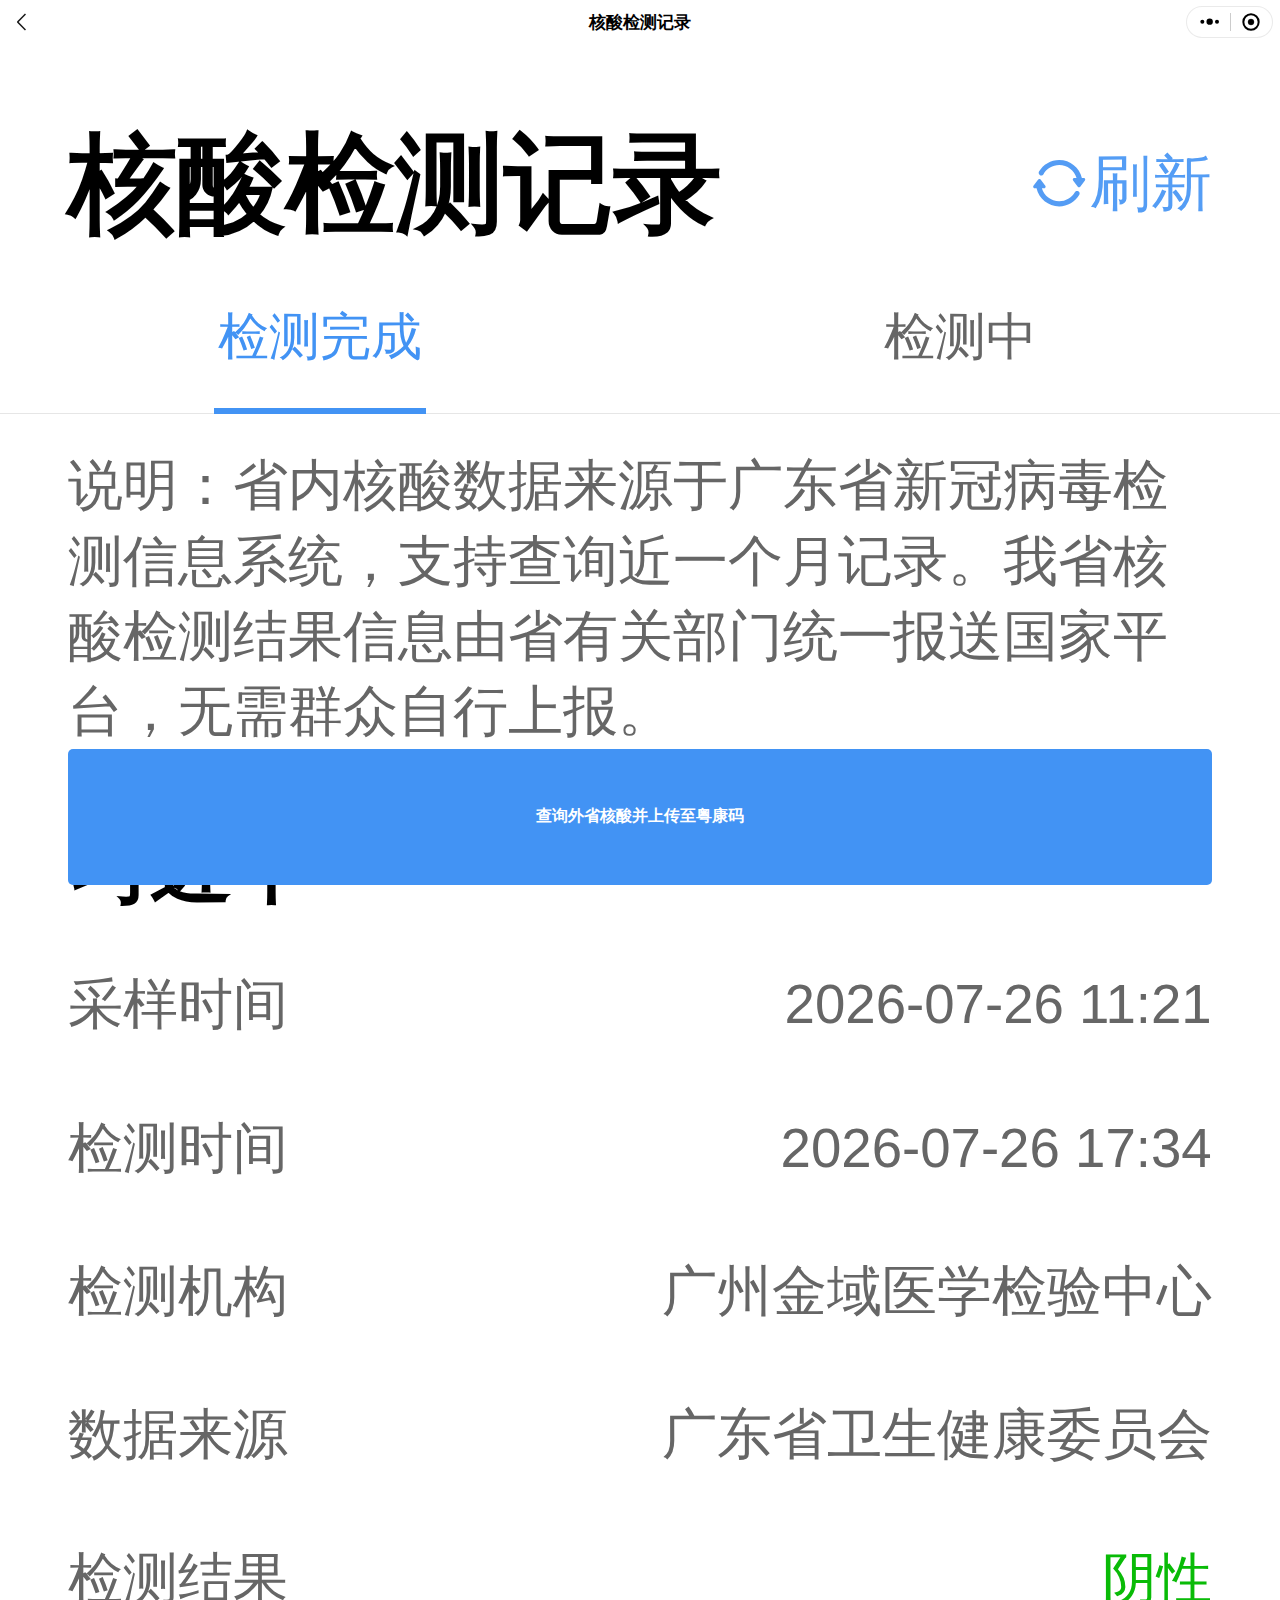
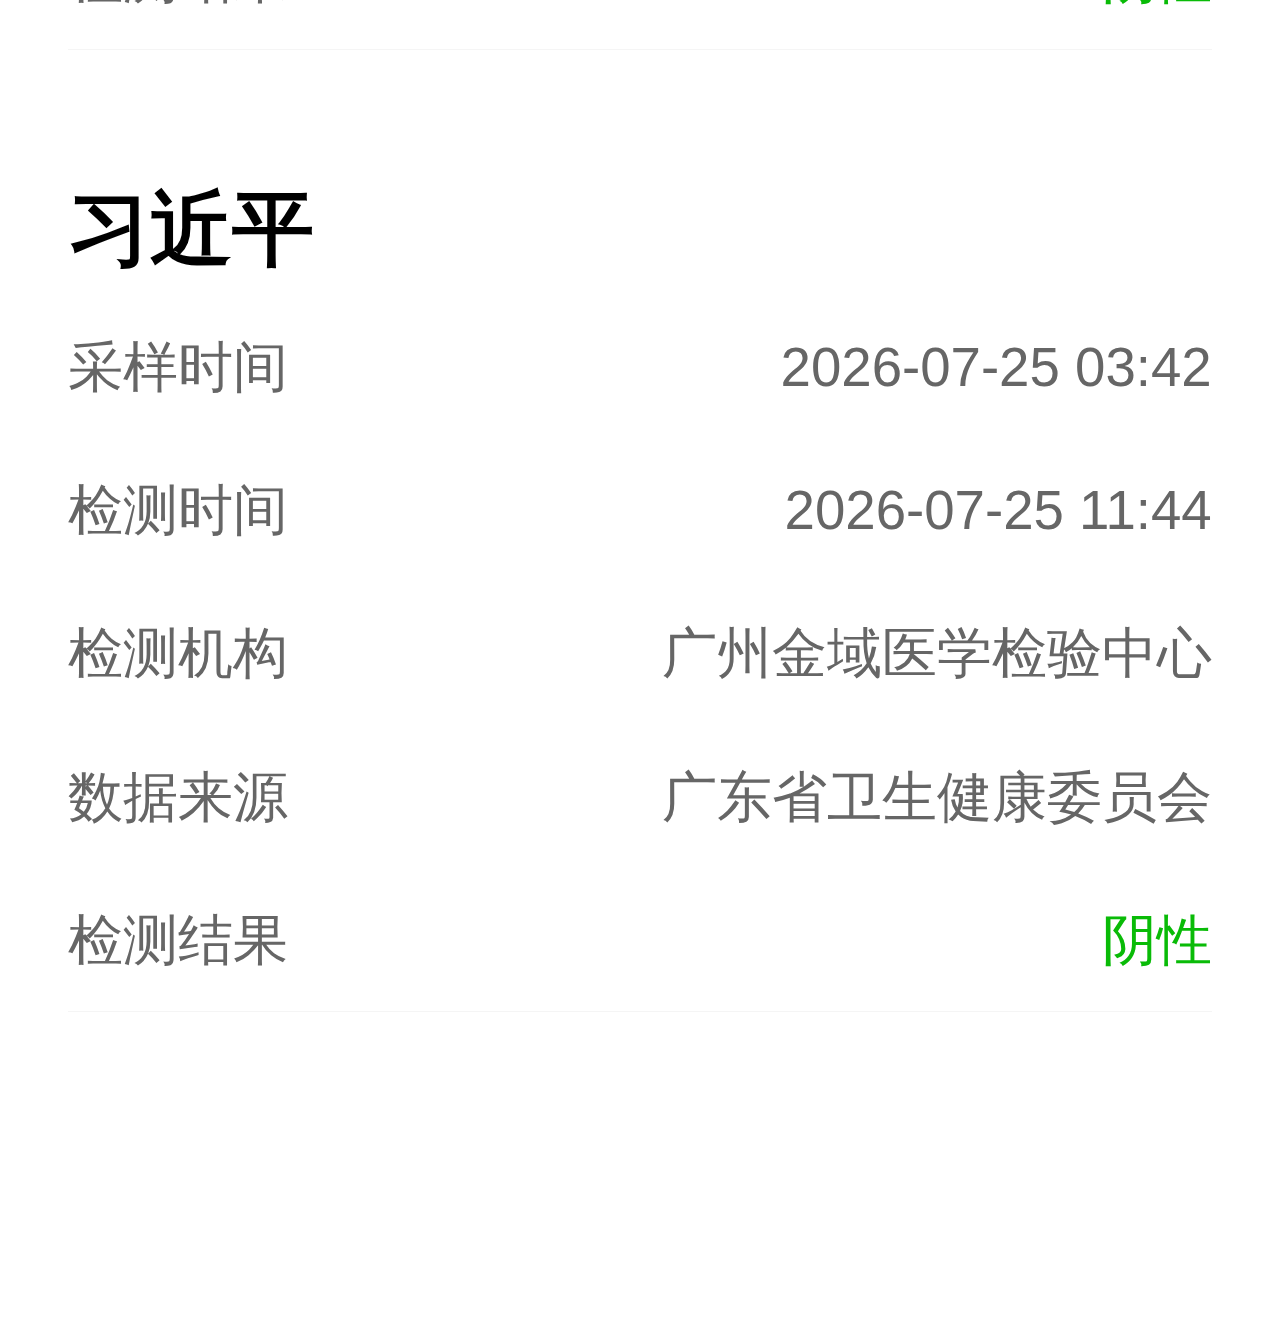
<file: ykm/detail.html>
<title>核酸检测记录</title>
<meta http-equiv="Content-Type" content="text/html; charset=UTF-8">
<meta name="viewport" content="width=device-width,initial-scale=1,maximum-scale=1,user-scalable=0">
<meta name="theme-color" content="#ffffff">
<link rel="stylesheet" href="detail.css">
<link rel="stylesheet" href="../common/nav.css">
<link rel="manifest" href="manifest.json">
<script src="../common/base.js"></script>

<body>
  <view class="weui-navigation-bar">
    <view class="weui-navigation-bar__placeholder" style="visibility:hidden"></view>
    <view class="weui-navigation-bar__inner" style="color:#000;background:#fff">
      <view class="weui-navigation-bar__left" style="width:var(--right)">
        <view class="weui-navigation-bar__buttons" onclick="history.back()">
          <view bindtap="back" class="weui-navigation-bar__button weui-navigation-bar__btn_goback"></view>
        </view>
      </view>
      <view class="weui-navigation-bar__center" style="font-weight:700"><text>核酸检测记录</text></view>
      <view class="weui-navigation-bar__right"></view>
    </view>
  </view>
  <div class="capsule" onclick="window.navigateHome()"><svg class="capsule-menu-icon" viewBox="0 0 64 28"
      xmlns="http://www.w3.org/2000/svg">
      <circle cx="32" cy="14" r="9.5" />
      <circle cx="54" cy="14" r="6" />
      <circle cx="10" cy="14" r="6" />
    </svg>
    <div class="splitter"></div><svg class="capsule-exit-icon" viewBox="0 0 60 60" xmlns="http://www.w3.org/2000/svg">
      <circle cx="30" cy="30" r="9" />
      <circle cx="30" cy="30" r="23" stroke-width="6" fill="transparent" />
    </svg>
  </div>
  <view class="title">
    <view style="display:flex;flex-direction:row;justify-content:flex-start;align-items:center;flex:1"><text
        class="title__text" onclick='window.location.href="./index.html"'>核酸检测记录</text></view>
    <view bind:tap="handleTap" class="reload_box" slot="action">
      <image class="reload" src="./static/e5cebec2f715d6d4f4c4e19b5856f836.svg"></image>刷新
    </view>
  </view>
  <view>
    <view class="tabs">
      <view class="tabs__header tabs__header-border tab-header-class" id="tab-header" style="position:relative">
        <view class="tabs__item__wrap">
          <view class="tabs__item tabs__item--active">
            <view class="tabs__item-inline">检测完成</view>
          </view>
        </view>
        <view class="tabs__item__wrap">
          <view class="tabs__item">
            <view class="tabs__item-inline">检测中</view>
          </view>
        </view>
        <view class="tabs__slider"></view>
      </view>
      <view class="tabs__content">
        <view class="tab-pane">
          <view class="txt">说明：省内核酸数据来源于广东省新冠病毒检测信息系统，支持查询近一个月记录。我省核酸检测结果信息由省有关部门统一报送国家平台，无需群众自行上报。</view>
          <view class="member-list">
            <view class="member-item">
              <view class="member-top">
                <view class="member-name">习近平</view>
              </view>
              <view class="preview g-preview" direction="row">
                <view class="preview-item">
                  <view class="preview-item__label"><text>采样时间</text></view>
                  <view class="preview-item__content preview-item__content__text-right"><text class="sample-time"
                      data-traceback-hours="11" data-traceback-range="4"></text></view>
                </view>
                <view class="preview-item">
                  <view class="preview-item__label"><text>检测时间</text></view>
                  <view class="preview-item__content preview-item__content__text-right"><text class="test-time"
                      data-traceback-hours="5" data-traceback-range="4"></text>
                  </view>
                </view>
                <view class="preview-item">
                  <view class="preview-item__label"><text>检测机构</text></view>
                  <view class="preview-item__content preview-item__content__text-right"><text
                      class="test-institution"></text></view>
                </view>
                <view class="preview-item">
                  <view class="preview-item__label"><text>数据来源</text></view>
                  <view class="preview-item__content preview-item__content__text-right">
                    <text>广东省卫生健康委员会</text>
                  </view>
                </view>
                <view class="preview-item">
                  <view class="preview-item__label"><text>检测结果</text></view>
                  <view class="preview-item__content preview-item__content__text-right"><text
                      style="color:#09bb07">阴性</text></view>
                </view>
              </view>
            </view>
            <view class="member-item">
              <view class="member-top">
                <view class="member-name">习近平</view>
              </view>
              <view class="preview g-preview" direction="row">
                <view class="preview-item">
                  <view class="preview-item__label"><text>采样时间</text></view>
                  <view class="preview-item__content preview-item__content__text-right"><text class="sample-time"
                      data-traceback-hours="41" data-traceback-range="4"></text></view>
                </view>
                <view class="preview-item">
                  <view class="preview-item__label"><text>检测时间</text></view>
                  <view class="preview-item__content preview-item__content__text-right"><text class="test-time"
                      data-traceback-hours="32" data-traceback-range="4"></text>
                  </view>
                </view>
                <view class="preview-item">
                  <view class="preview-item__label"><text>检测机构</text></view>
                  <view class="preview-item__content preview-item__content__text-right"><text
                      class="test-institution"></text></view>
                </view>
                <view class="preview-item">
                  <view class="preview-item__label"><text>数据来源</text></view>
                  <view class="preview-item__content preview-item__content__text-right">
                    <text>广东省卫生健康委员会</text>
                  </view>
                </view>
                <view class="preview-item">
                  <view class="preview-item__label"><text>检测结果</text></view>
                  <view class="preview-item__content preview-item__content__text-right"><text
                      style="color:#09bb07">阴性</text></view>
                </view>
              </view>
            </view>
          </view>
        </view>
      </view>
    </view>
    <view style="height:20vw"></view>
    <view class="province_btn" onclick='window.location.href="./index.html"'>查询外省核酸并上传至粤康码</view>
  </view>
  <script>setStaticTime(".sample-time", 0, 16), setStaticTime(".test-time", 0, 16), addStorageField("_name", ".member-name", "名字", "习近平"), addStorageField("_test_institution", ".test-institution", "检测机构", "广州金域医学检验中心")</script>
</file>
<file: common/nav.css>
.capsule {
    z-index: 9000;
    box-sizing: border-box;
    width: 87px;
    height: 32px;
    position: fixed;
    right: 7px;
    top: 6px;
    border: .5pt solid rgba(224, 224, 224, .67);
    border-radius: 27px;
    background-color: rgba(255, 255, 255, .6);
    display: flex;
    flex-direction: row;
    justify-content: space-evenly;
    align-items: center
}

.capsule.dark,
.dark .capsule {
    border: .5pt solid rgba(32, 32, 32, .33);
    background-color: rgba(0, 0, 0, .2)
}

.capsule>.capsule-menu-icon {
    fill: black;
    position: relative;
    left: 1pt;
    width: 16pt
}

.capsule.dark>.capsule-menu-icon,
.dark .capsule>.capsule-menu-icon {
    fill: white
}

.capsule>.capsule-exit-icon {
    fill: black;
    stroke: black;
    width: 15pt
}

.capsule.dark>.capsule-exit-icon,
.dark .capsule>.capsule-exit-icon {
    fill: white;
    stroke: white
}

.capsule>.splitter {
    background-color: rgba(0, 0, 0, .2);
    width: .25pt;
    height: 14pt
}

.capsule.dark>.splitter,
.dark .capsule>.splitter {
    background-color: rgba(255, 255, 255, .8)
}

:root {
    --height: 44px;
    --right: 25.333vw
}

.weui-navigation-bar {
    overflow: hidden
}

.weui-navigation-bar :not(.capsule, .capsule *) {
    box-sizing: content-box
}

.weui-navigation-bar.dark {
    color: #fff
}

.weui-navigation-bar .android {
    --height: 48px;
    --right: 29.6vw
}

.weui-navigation-bar__inner {
    align-items: center;
    display: flex;
    height: var(--height);
    left: 0;
    padding-right: var(--right);
    position: fixed;
    top: 0;
    width: calc(100% - var(--right));
    z-index: 5001
}

.weui-navigation-bar__inner .weui-navigation-bar__left {
    -webkit-box-pack: center;
    align-items: center;
    display: flex;
    padding-left: 16px;
    position: relative;
    width: var(--right)
}

.weui-navigation-bar__inner .weui-navigation-bar__left .weui-navigation-bar__btn {
    background-repeat: no-repeat;
    display: inline-block;
    vertical-align: middle
}

.weui-navigation-bar__inner .weui-navigation-bar__left .weui-navigation-bar__btn_goback {
    background-image: url("data:image/svg+xml;charset=utf8,%3Csvg xmlns='http://www.w3.org/2000/svg' width='12' height='24' viewBox='0 0 12 24'%3E  %3Cpath fill-opacity='.9' fill-rule='evenodd' d='M10 19.438L8.955 20.5l-7.666-7.79a1.02 1.02 0 0 1 0-1.42L8.955 3.5 10 4.563 2.682 12 10 19.438z'/%3E%3C/svg%3E");
    background-position: 50% 50%;
    background-size: cover;
    font-size: 12px;
    height: 2em;
    width: 1em
}

.weui-navigation-bar.dark .weui-navigation-bar__inner .weui-navigation-bar__left .weui-navigation-bar__btn_goback {
    background-image: url("data:image/svg+xml;charset=utf8,%3Csvg xmlns='http://www.w3.org/2000/svg' width='12' height='24' viewBox='0 0 12 24'%3E  %3Cpath fill-opacity='.9' fill-rule='evenodd' fill='white' d='M10 19.438L8.955 20.5l-7.666-7.79a1.02 1.02 0 0 1 0-1.42L8.955 3.5 10 4.563 2.682 12 10 19.438z'/%3E%3C/svg%3E")
}

.weui-navigation-bar__inner .weui-navigation-bar__left .weui-navigation-bar__btn_goback:active {
    opacity: .5
}

.weui-navigation-bar__inner .weui-navigation-bar__center {
    -webkit-box-pack: center;
    align-items: center;
    display: flex;
    flex: 1;
    font-size: 17px;
    justify-content: center;
    position: relative;
    text-align: center
}

.weui-navigation-bar__inner .weui-navigation-bar__loading {
    font-size: 0
}

.weui-navigation-bar__inner .weui-navigation-bar__loading .weui-loading {
    margin-left: 0
}

.weui-navigation-bar__inner .weui-navigation-bar__right {
    margin-right: 16px
}

.weui-navigation-bar__placeholder {
    background: #f8f8f8;
    height: var(--height);
    position: relative;
    z-index: 50
}
</file>
<file: ykm/detail.css>
.title {
    align-items: center;
    display: flex;
    flex-direction: row;
    justify-content: flex-start;
    padding-left: 5.333vw;
    padding-right: 5.333vw;
    margin-top: 4.933vw
}

.title__text {
    flex: 1;
    font-size: 8.53vw;
    font-weight: 700;
    line-height: 12vw
}

.tabs {
    position: relative;
    width: 100%
}

.tabs__header {
    align-items: center;
    background: #fff;
    box-sizing: border-box;
    display: flex;
    flex-direction: row;
    justify-content: center;
    position: fixed;
    top: 0;
    width: 100%;
    z-index: 850
}

.tabs__header-border:after {
    background-color: #ccc;
    bottom: 0;
    content: "";
    height: 1px;
    left: 0;
    position: absolute;
    right: 0;
    transform: scaleY(.5);
    width: 100%
}

.tabs__item__wrap {
    color: #666;
    flex: 1;
    font-size: 4vw;
    line-height: 5.333vw;
    text-align: center
}

.tabs__item {
    margin-bottom: 3.333vw;
    margin-top: 3.333vw
}

.tabs__item-border {
    border-right: .133vw solid #ccc
}

.tabs__item-inline {
    display: inline-block
}

.tabs__item--active {
    color: #4293f4
}

.tabs__slider {
    background-color: #4293f4;
    bottom: 0;
    height: .533vw;
    left: calc(17vw - 4px);
    position: absolute;
    z-index: 1;
    width: calc(16vw + 8px)
}

.g-preview {
    display: block;
    margin-left: 5.333vw;
    margin-right: 5.333vw;
    position: relative
}

.g-preview:after {
    background-color: #ebebeb;
    bottom: 0;
    content: "";
    height: 1px;
    left: 0;
    position: absolute;
    right: 0;
    transform: scaleY(.5);
    width: 100%
}

.g-preview:first-child {
    margin-top: 4vw
}

.g-preview:not(:first-child):before {
    display: none
}

.preview-item {
    align-items: flex-start;
    color: #666;
    display: flex;
    flex-direction: row;
    font-size: 4.267vw;
    justify-content: flex-start;
    line-height: 5.867vw;
    padding: 2.667vw 0
}

.preview-item__label {
    margin-right: 4.8vw;
    width: 25.6vw
}

.preview-item__content {
    flex: 1;
    word-break: break-all
}

.preview-item__content__text-right {
    max-width: 58.933vw;
    text-align: right
}

block,
view {
    display: block;
    box-sizing: border-box
}

body {
    height: 100%;
    margin: 0;
    font-family: sans-serif
}

.type {
    max-width: 33.333vw;
    overflow: hidden;
    text-overflow: ellipsis;
    white-space: nowrap
}

.noresult {
    align-items: center;
    display: flex;
    flex-direction: column;
    height: 80vh;
    justify-content: center
}

.noresult-text {
    color: #666;
    font-family: PingFangSC-Regular;
    font-size: 4.8vw;
    letter-spacing: 0;
    line-height: 8vw;
    text-align: center
}

.member-list {
    width: 100%
}

.member-item,
.member-list {
    display: flex;
    flex-direction: column
}

.member-item {
    box-sizing: border-box;
    padding: 4.8vw 0;
    position: relative
}

.member-top {
    align-items: center;
    display: flex;
    flex-direction: row;
    justify-content: space-between;
    margin-bottom: .8vw;
    padding: 0 10.667vw 0 5.333vw;
    position: relative
}

.member-name {
    color: #000;
    font-size: 6.4vw;
    font-weight: 700;
    letter-spacing: 0;
    line-height: 8.8vw
}

.member-status {
    color: #000;
    font-size: 4vw;
    letter-spacing: 0;
    line-height: 5.333vw;
    text-align: right
}

.select-top {
    height: 13.333vw;
    left: 0;
    position: fixed;
    right: 0;
    top: 0;
    z-index: 999
}

.reload {
    height: 4.8vw;
    width: 4.8vw
}

.reload_box {
    align-items: center;
    color: #4293f4;
    display: flex;
    font-size: 4.8vw;
    letter-spacing: 0;
    line-height: 6.4vw;
    opacity: .9;
    text-align: right
}

.error,
.reload_box {
    font-family: PingFangSC-Regular
}

.province_btn {
    bottom: 0;
    margin: 15px 0;
    padding: 5.333vw;
    position: fixed;
    width: calc(100% - 10.667vw);
    left: 5.333vw;
    border-radius: 5px;
    height: 46px;
    font-weight: 700;
    display: flex;
    justify-content: center;
    align-items: center
}

.province_btn,
.province_text {
    color: #fff;
    background-color: #4293f4;
    text-align: center
}

.province_text {
    padding: 5.333vw 5.333vw 9.333vw
}

.txt {
    color: #666;
    font-family: PingFangSC-Regular;
    font-size: 4.267vw;
    font-weight: 400;
    line-height: 5.867vw;
    margin-top: 2.667vw;
    padding-left: 5.333vw;
    padding-right: 5.333vw
}
</file>
